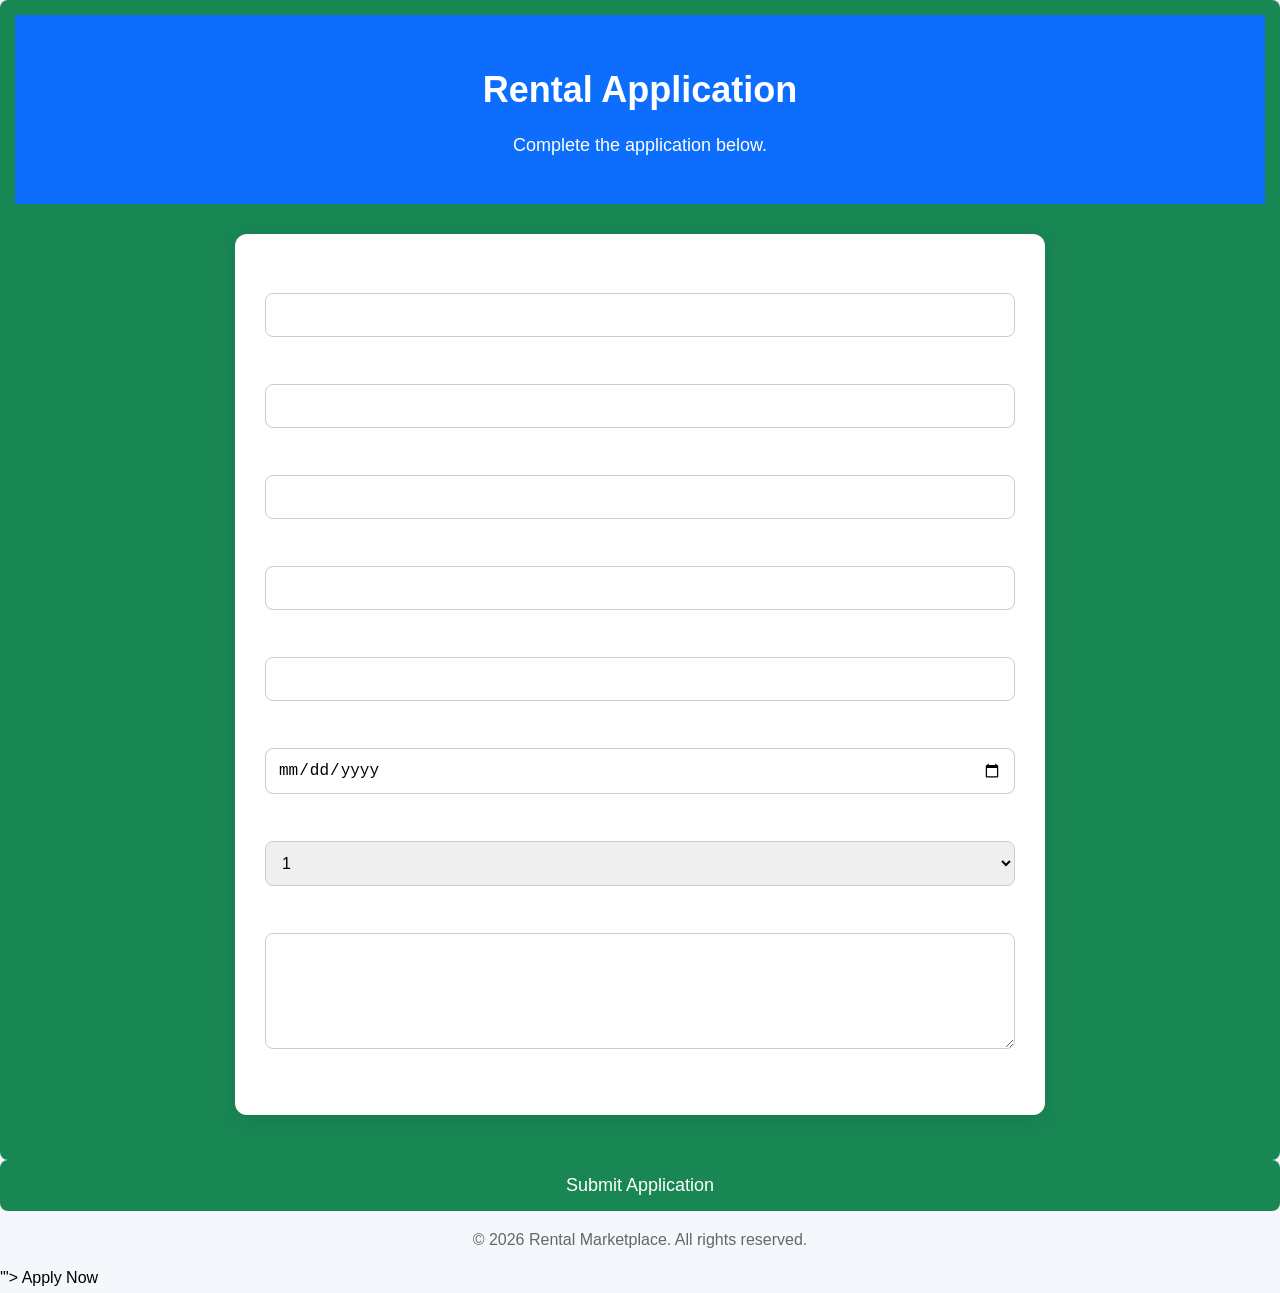
<file: application.html>
<button onclick="location.href='<!DOCTYPE html>
<html lang="en">
<head>
<meta charset="UTF-8">
<meta name="viewport" content="width=device-width, initial-scale=1.0">
<title>Rental Application</title>

<style>
body{
font-family:Arial,sans-serif;
background:#f4f7fb;
margin:0;
}

.header{
background:#0d6efd;
color:white;
padding:30px;
text-align:center;
}

.container{
max-width:750px;
margin:30px auto;
background:white;
padding:30px;
border-radius:12px;
box-shadow:0 5px 20px rgba(0,0,0,.1);
}

input,select,textarea{
width:100%;
padding:12px;
margin-top:8px;
margin-bottom:18px;
border:1px solid #ccc;
border-radius:8px;
font-size:16px;
}

button{
width:100%;
padding:15px;
background:#198754;
color:white;
border:none;
border-radius:8px;
font-size:18px;
cursor:pointer;
}

button:hover{
background:#157347;
}

.footer{
text-align:center;
padding:20px;
color:#666;
}
</style>

</head>

<body>

<div class="header">
<h1>Rental Application</h1>
<p>Complete the application below.</p>
</div>

<div class="container">

<form>

<label>Full Name</label>
<input type="text" required>

<label>Email Address</label>
<input type="email" required>

<label>Phone Number</label>
<input type="tel" required>

<label>Current Address</label>
<input type="text">

<label>Monthly Income</label>
<input type="number">

<label>Move-in Date</label>
<input type="date">

<label>Number of Occupants</label>
<select>
<option>1</option>
<option>2</option>
<option>3</option>
<option>4+</option>
</select>

<label>Additional Information</label>
<textarea rows="5"></textarea>

<button type="submit">
Submit Application
</button>

</form>

</div>

<div class="footer">
© 2026 Rental Marketplace. All rights reserved.
</div>

</body>
</html>'">
    Apply Now
</button>
</file>
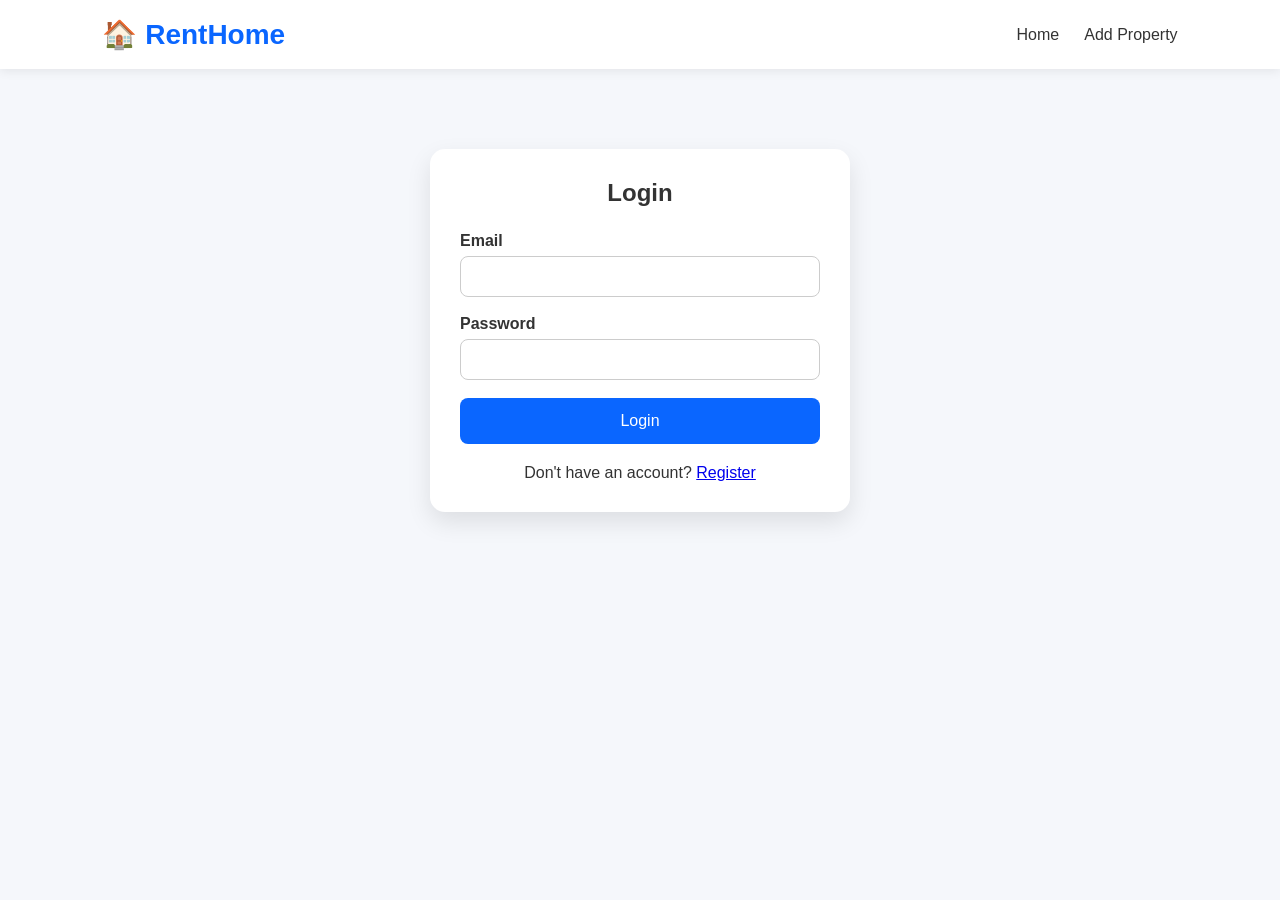
<file: login.html>
<!DOCTYPE html>
<html lang="en">
<head>
<meta charset="UTF-8">
<meta name="viewport" content="width=device-width, initial-scale=1.0">
<title>Login - RentHome</title>

<link rel="stylesheet" href="style.css">

<style>
.login-container{
    max-width:420px;
    margin:80px auto;
    background:#fff;
    padding:30px;
    border-radius:15px;
    box-shadow:0 10px 25px rgba(0,0,0,.1);
}

.login-container h2{
    text-align:center;
    margin-bottom:25px;
}

.input-group{
    margin-bottom:18px;
}

.input-group label{
    display:block;
    margin-bottom:6px;
    font-weight:600;
}

.input-group input{
    width:100%;
    padding:12px;
    border:1px solid #ccc;
    border-radius:8px;
}

.login-btn{
    width:100%;
    padding:14px;
    border:none;
    background:#0a66ff;
    color:#fff;
    border-radius:8px;
    cursor:pointer;
    font-size:16px;
}

.login-btn:hover{
    background:#004ecc;
}

.text{
    text-align:center;
    margin-top:20px;
}
</style>

</head>
<body>

<header>
    <div class="logo">🏠 RentHome</div>

    <nav>
        <a href="index.html">Home</a>
        <a href="add-property.html">Add Property</a>
    </nav>
</header>

<div class="login-container">

<h2>Login</h2>

<form id="loginForm">

<div class="input-group">
<label>Email</label>
<input type="email" required>
</div>

<div class="input-group">
<label>Password</label>
<input type="password" required>
</div>

<button class="login-btn">Login</button>

<p class="text">
Don't have an account?
<a href="register.html">Register</a>
</p>

</form>

</div>

<script>
document.getElementById("loginForm").addEventListener("submit",function(e){

e.preventDefault();

alert("Login system will be connected with Firebase.");

});
</script>

</body>
</html>
</file>
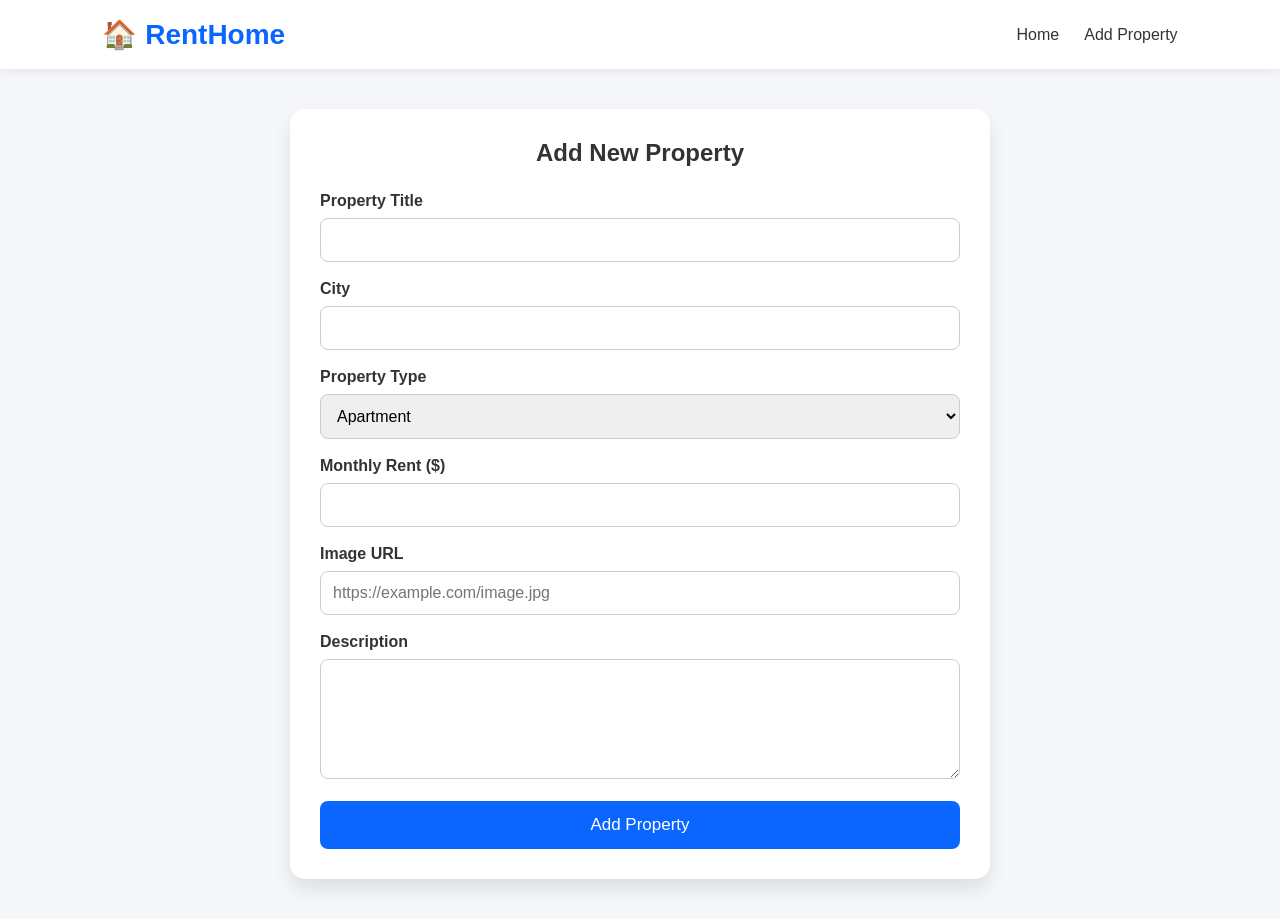
<file: property.html>
<!DOCTYPE html>
<html lang="en">
<head>
<meta charset="UTF-8">
<meta name="viewport" content="width=device-width, initial-scale=1.0">
<title>Add Property - RentHome</title>

<link rel="stylesheet" href="style.css">

<style>
.form-container{
    max-width:700px;
    margin:40px auto;
    background:#fff;
    padding:30px;
    border-radius:15px;
    box-shadow:0 10px 20px rgba(0,0,0,.1);
}

.form-container h2{
    text-align:center;
    margin-bottom:25px;
}

.form-group{
    margin-bottom:18px;
}

.form-group label{
    display:block;
    margin-bottom:8px;
    font-weight:600;
}

.form-group input,
.form-group textarea,
.form-group select{
    width:100%;
    padding:12px;
    border:1px solid #ccc;
    border-radius:8px;
    font-size:16px;
}

textarea{
    resize:vertical;
    min-height:120px;
}

.submit-btn{
    width:100%;
    background:#0a66ff;
    color:#fff;
    padding:14px;
    border:none;
    border-radius:8px;
    cursor:pointer;
    font-size:17px;
}

.submit-btn:hover{
    background:#004ecc;
}
</style>

</head>
<body>

<header>
    <div class="logo">🏠 RentHome</div>

    <nav>
        <a href="index.html">Home</a>
        <a href="add-property.html">Add Property</a>
    </nav>
</header>

<div class="form-container">

<h2>Add New Property</h2>

<form id="propertyForm">

<div class="form-group">
<label>Property Title</label>
<input type="text" required>
</div>

<div class="form-group">
<label>City</label>
<input type="text" required>
</div>

<div class="form-group">
<label>Property Type</label>

<select>
<option>Apartment</option>
<option>House</option>
<option>Villa</option>
<option>Studio</option>
</select>

</div>

<div class="form-group">
<label>Monthly Rent ($)</label>
<input type="number" required>
</div>

<div class="form-group">
<label>Image URL</label>
<input type="url" placeholder="https://example.com/image.jpg">
</div>

<div class="form-group">
<label>Description</label>
<textarea></textarea>
</div>

<button class="submit-btn">
Add Property
</button>

</form>

</div>

<script>
document.getElementById("propertyForm").addEventListener("submit",function(e){

e.preventDefault();

alert("Property Added Successfully! (Database will be connected later)");

});
</script>

</body>
</html>
</file>
<file: style.css>
/* Google Font */
*{
    margin:0;
    padding:0;
    box-sizing:border-box;
    font-family:'Poppins',sans-serif;
}

body{
    background:#f5f7fb;
    color:#333;
}

/* Header */

header{
    width:100%;
    display:flex;
    justify-content:space-between;
    align-items:center;
    padding:18px 8%;
    background:#fff;
    box-shadow:0 2px 10px rgba(0,0,0,.08);
    position:sticky;
    top:0;
    z-index:1000;
}

.logo{
    font-size:28px;
    font-weight:700;
    color:#0a66ff;
}

.logo i{
    margin-right:8px;
}

nav{
    display:flex;
    gap:25px;
}

nav a{
    text-decoration:none;
    color:#333;
    font-weight:500;
    transition:.3s;
}

nav a:hover{
    color:#0a66ff;
}

.header-buttons{
    display:flex;
    gap:12px;
}

.header-buttons button{
    padding:10px 18px;
    border:none;
    border-radius:8px;
    cursor:pointer;
    font-weight:600;
    transition:.3s;
}

.login-btn{
    background:white;
    border:2px solid #0a66ff;
    color:#0a66ff;
}

.register-btn{
    background:#0a66ff;
    color:white;
}

.header-buttons button:hover{
    transform:translateY(-2px);
}

/* Hero */

.hero{
    height:85vh;
    background:url("https://images.unsplash.com/photo-1600585154340-be6161a56a0c?w=1600") center/cover;
    position:relative;
}

.overlay{
    position:absolute;
    inset:0;
    background:rgba(0,0,0,.45);
    display:flex;
    flex-direction:column;
    justify-content:center;
    align-items:center;
    text-align:center;
    color:white;
    padding:20px;
}

.overlay h1{
    font-size:55px;
    margin-bottom:20px;
}

.overlay p{
    font-size:20px;
    margin-bottom:30px;
}

.search-box{
    display:flex;
    width:70%;
    max-width:700px;
    background:white;
    border-radius:10px;
    overflow:hidden;
}

.search-box input{
    flex:1;
    border:none;
    padding:18px;
    font-size:16px;
    outline:none;
}

.search-box button{
    border:none;
    background:#0a66ff;
    color:white;
    padding:0 30px;
    cursor:pointer;
    font-size:16px;
}

/* Featured */

.featured{
    padding:70px 8%;
}

.featured h2{
    text-align:center;
    margin-bottom:40px;
    font-size:38px;
}

.property-grid{
    display:grid;
    grid-template-columns:repeat(auto-fit,minmax(300px,1fr));
    gap:30px;
}

.card{
    background:white;
    border-radius:15px;
    overflow:hidden;
    box-shadow:0 8px 20px rgba(0,0,0,.08);
    transition:.3s;
}

.card:hover{
    transform:translateY(-8px);
}

.card img{
    width:100%;
    height:220px;
    object-fit:cover;
}

.card-content{
    padding:20px;
}

.card-content h3{
    margin-bottom:10px;
}

.card-content p{
    color:#666;
    margin-bottom:15px;
}

.card-content h4{
    color:#0a66ff;
    margin-bottom:20px;
}

.card-content button{
    width:100%;
    padding:12px;
    border:none;
    border-radius:8px;
    background:#0a66ff;
    color:white;
    cursor:pointer;
}

/* Why */

.why{
    background:white;
    padding:70px 8%;
}

.why h2{
    text-align:center;
    margin-bottom:50px;
    font-size:36px;
}

.features{
    display:grid;
    grid-template-columns:repeat(auto-fit,minmax(250px,1fr));
    gap:30px;
}

.feature{
    text-align:center;
    padding:30px;
    border-radius:15px;
    background:#f8f9fc;
}

.feature i{
    font-size:45px;
    color:#0a66ff;
    margin-bottom:20px;
}

.feature h3{
    margin-bottom:15px;
}

/* Footer */

footer{
    background:#111827;
    color:white;
    text-align:center;
    padding:40px;
}

footer h2{
    margin-bottom:10px;
}

/* Mobile */

@media(max-width:900px){

header{
    flex-direction:column;
    gap:15px;
}

nav{
    flex-wrap:wrap;
    justify-content:center;
}

.overlay h1{
    font-size:36px;
}

.search-box{
    width:95%;
    flex-direction:column;
}

.search-box button{
    padding:15px;
}

}
</file>
